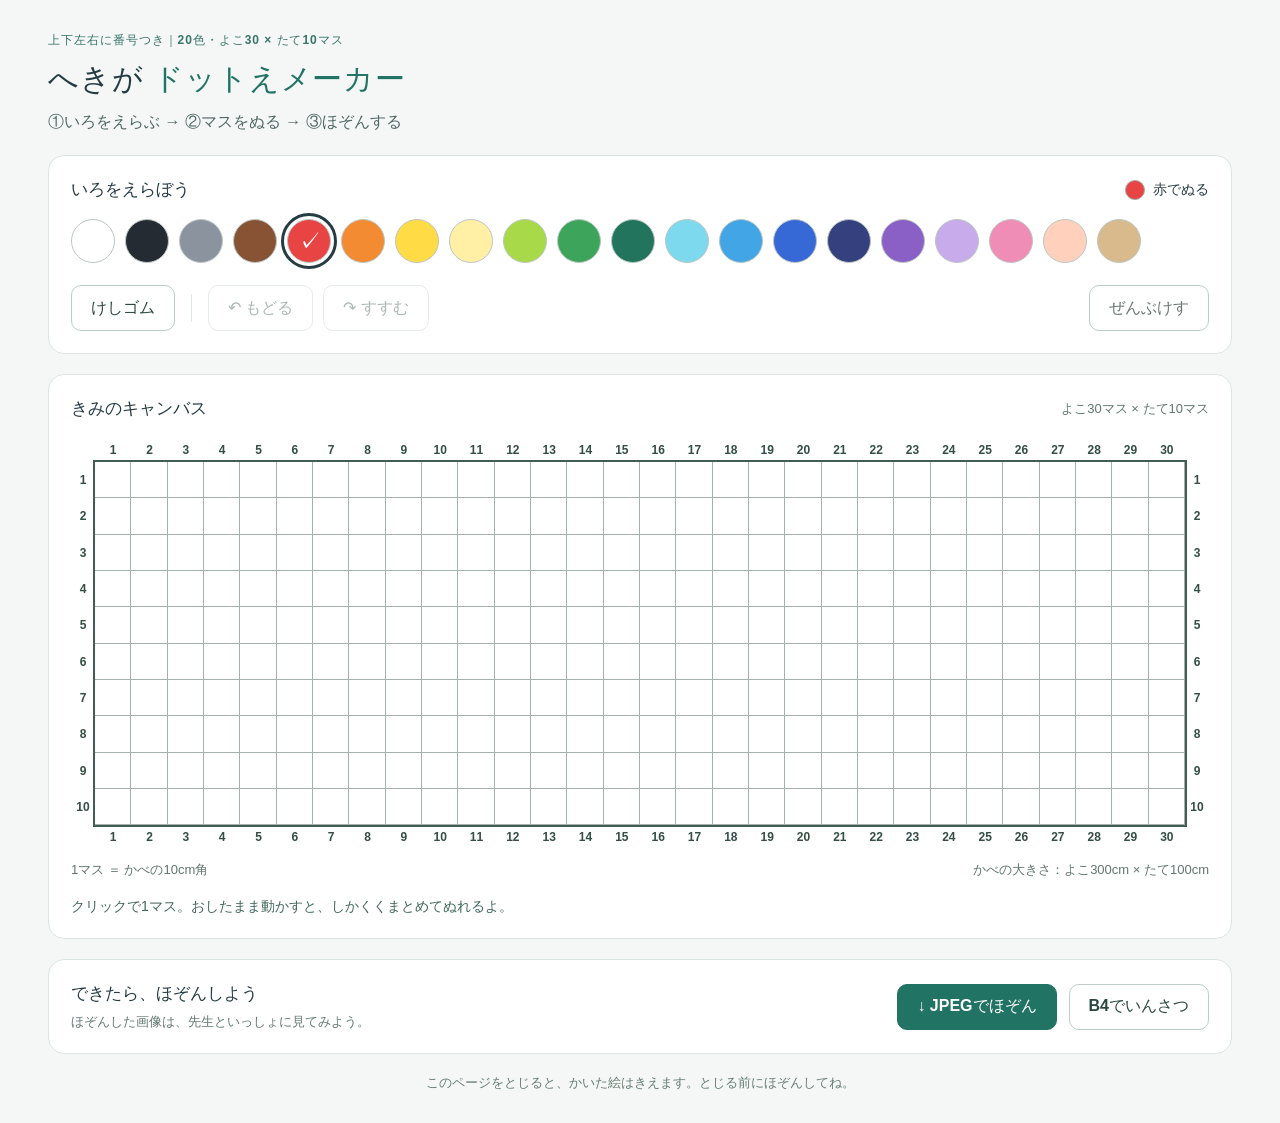
<file: index.html>
<!doctype html>
<html lang="ja">
<head>
<meta charset="utf-8"><meta name="viewport" content="width=device-width, initial-scale=1">
<title>へきが ドットえメーカー</title><style>
:root{font-family:"Noto Sans JP","Hiragino Kaku Gothic ProN",Meiryo,sans-serif;color:#263c43;background:#f4f7f6;font-synthesis:none}*{box-sizing:border-box}body{margin:0}header,main{max-width:1240px;margin:auto;padding:0 28px}header{padding-top:30px;padding-bottom:22px}.badge{font-size:12px;font-weight:700;color:#397569;letter-spacing:.08em}h1{font-size:30px;letter-spacing:.03em;margin:10px 0}h1 span{color:#217363}header p{font-size:16px;margin:12px 0 0;color:#536866}h2{font-size:17px;margin:0}button{font:inherit;font-weight:700;min-height:46px;padding:10px 19px;border:1px solid #bdceca;border-radius:10px;background:white;color:#29483f;cursor:pointer}button:hover:not(:disabled){background:#e9f3ee}button:focus-visible,input:focus-visible{outline:3px solid #235bdf;outline-offset:3px}button:disabled{opacity:.38;cursor:default}.primary{background:#217363;color:white;border-color:#217363}.primary:hover:not(:disabled){background:#185749}.tools,.drawing,.output{background:white;border:1px solid #dce5e1;border-radius:16px;padding:22px;margin-bottom:20px}.palette-heading,.drawing-heading{display:flex;align-items:center;justify-content:space-between;gap:12px;margin-bottom:18px}#mode{font-size:14px;font-weight:700;display:flex;align-items:center;gap:8px}.swatch-dot{width:20px;height:20px;border:1px solid #9daaa5;border-radius:50%;display:inline-block}#palette{display:flex;gap:10px;flex-wrap:wrap}#palette button{width:44px;min-height:44px;padding:0;border-radius:50%;border:1px solid #bcc6c2;position:relative}#palette button[aria-pressed=true]{outline:3px solid #263c43;outline-offset:3px}#palette button[aria-pressed=true]:after{content:'✓';position:absolute;inset:0;display:grid;place-items:center;font-size:23px;color:var(--check)}.toolbar{display:flex;gap:10px;align-items:center;margin-top:22px;flex-wrap:wrap}.separator{height:28px;width:1px;background:#dce5e1;margin:0 6px}#eraser[aria-pressed=true]{background:#e1f0e9;border:2px solid #217363}.quiet{margin-left:auto;color:#6b7774}.drawing-heading span,.caption{font-size:13px;color:#60766e}#grid{display:grid;grid-template-rows:repeat(10,1fr);width:100%;aspect-ratio:3/1;outline:2px solid #425d55;background:#fff;touch-action:none;user-select:none;-webkit-user-select:none;cursor:crosshair}#grid [role=row]{display:grid;grid-template-columns:repeat(30,minmax(0,1fr));min-height:0}#grid [role=gridcell]{min-width:0;min-height:0;box-shadow:inset -1px -1px #a5b2ac}#grid [role=gridcell].preview{outline:2px solid #1b5343;outline-offset:-2px;filter:brightness(.91)}#grid [role=gridcell]:focus-visible{outline:3px solid #235bdf;outline-offset:-3px;z-index:1}.caption{display:flex;justify-content:space-between;gap:10px;margin-top:12px}.hint{font-size:14px;margin:19px 0 0;color:#42685b}.output{display:flex;align-items:center;justify-content:space-between;gap:20px}.output p{font-size:13px;color:#637970;margin:8px 0 0}.output-actions{display:flex;gap:12px;flex-wrap:wrap}.notice{text-align:center;font-size:13px;color:#697d74;margin:20px 0 30px}dialog{border:1px solid #c9d8d0;border-radius:18px;padding:28px;max-width:min(520px,calc(100% - 32px));color:#263c43}dialog::backdrop{background:#142a2470}dialog p,dialog li{line-height:1.8}dialog label{display:block;padding:10px;font-size:18px}input{accent-color:#217363}.small{font-size:13px;color:#64786e}.dialog-actions{display:flex;justify-content:flex-end;gap:12px;margin-top:24px}.sr-only{position:absolute;width:1px;height:1px;overflow:hidden;clip-path:inset(50%)}#print-sheet{display:none}@media(max-width:700px){header,main{padding-left:14px;padding-right:14px}h1{font-size:23px}.tools,.drawing,.output{padding:16px}.output{align-items:flex-start;flex-direction:column}.caption{font-size:11px}.palette-heading{align-items:flex-start;flex-direction:column}.drawing-heading span{font-size:11px}#palette{gap:12px}.quiet{margin-left:0}}
@page{size:364mm 257mm;margin:0}@media print{html,body{margin:0!important;padding:0!important;width:364mm;height:257mm;background:white}body>*{display:none!important}body>#print-sheet{display:flex!important;width:364mm;height:257mm;align-items:center;justify-content:center;break-inside:avoid}#print-image{display:block;width:310mm!important;height:110mm!important;max-width:none;object-fit:fill;print-color-adjust:exact;-webkit-print-color-adjust:exact}}

#numbered-grid{position:relative;padding:24px;user-select:none;-webkit-user-select:none}
.axis{position:absolute;display:grid;min-width:0;min-height:0;color:#334f44;font:600 clamp(6px,1vw,12px)/1 Arial,sans-serif;font-variant-numeric:tabular-nums;pointer-events:none}
.axis span{display:flex;align-items:center;justify-content:center;min-width:0;min-height:0}
.horizontal{left:24px;right:24px;height:24px;grid-template-columns:repeat(30,minmax(0,1fr))}
.vertical{top:24px;bottom:24px;width:24px;grid-template-rows:repeat(10,minmax(0,1fr))}
#axis-top{top:0}#axis-bottom{bottom:0}#axis-left{left:0}#axis-right{right:0}

</style>
</head>
<body>
<header><span class="badge">上下左右に番号つき｜20色・よこ30 × たて10マス</span><h1>へきが <span>ドットえメーカー</span></h1><p>①いろをえらぶ → ②マスをぬる → ③ほぞんする</p></header>
<main>
<section class="tools" aria-label="えをかくどうぐ">
<div class="palette-heading"><h2>いろをえらぼう</h2><div id="mode" role="status" aria-live="polite"></div></div>
<div id="palette" aria-label="いろパレット"></div>
<div class="toolbar"><button id="eraser" aria-pressed="false">けしゴム</button><span class="separator"></span><button id="undo" disabled>↶ もどる</button><button id="redo" disabled>↷ すすむ</button><button id="clear" class="quiet">ぜんぶけす</button></div>
</section>
<section class="drawing" aria-label="さくひん">
<div class="drawing-heading"><h2>きみのキャンバス</h2><span>よこ30マス × たて10マス</span></div>
<div id="numbered-grid">
<div id="axis-top" class="axis horizontal" aria-hidden="true"><span>1</span><span>2</span><span>3</span><span>4</span><span>5</span><span>6</span><span>7</span><span>8</span><span>9</span><span>10</span><span>11</span><span>12</span><span>13</span><span>14</span><span>15</span><span>16</span><span>17</span><span>18</span><span>19</span><span>20</span><span>21</span><span>22</span><span>23</span><span>24</span><span>25</span><span>26</span><span>27</span><span>28</span><span>29</span><span>30</span></div>
<div id="axis-left" class="axis vertical" aria-hidden="true"><span>1</span><span>2</span><span>3</span><span>4</span><span>5</span><span>6</span><span>7</span><span>8</span><span>9</span><span>10</span></div>
<div id="grid" role="grid" aria-label="へきがの下絵、10行30列" aria-rowcount="10" aria-colcount="30"></div>
<div id="axis-right" class="axis vertical" aria-hidden="true"><span>1</span><span>2</span><span>3</span><span>4</span><span>5</span><span>6</span><span>7</span><span>8</span><span>9</span><span>10</span></div>
<div id="axis-bottom" class="axis horizontal" aria-hidden="true"><span>1</span><span>2</span><span>3</span><span>4</span><span>5</span><span>6</span><span>7</span><span>8</span><span>9</span><span>10</span><span>11</span><span>12</span><span>13</span><span>14</span><span>15</span><span>16</span><span>17</span><span>18</span><span>19</span><span>20</span><span>21</span><span>22</span><span>23</span><span>24</span><span>25</span><span>26</span><span>27</span><span>28</span><span>29</span><span>30</span></div>
</div>
<div class="caption"><span>1マス ＝ かべの10cm角</span><span>かべの大きさ：よこ300cm × たて100cm</span></div>
<p class="hint">クリックで1マス。おしたまま動かすと、しかくくまとめてぬれるよ。</p>
</section>
<section class="output"><div><h2>できたら、ほぞんしよう</h2><p>ほぞんした画像は、先生といっしょに見てみよう。</p></div><div class="output-actions"><button id="save" class="primary">↓ JPEGでほぞん</button><button id="print">B4でいんさつ</button></div></section>
<p class="notice">このページをとじると、かいた絵はきえます。とじる前にほぞんしてね。</p>
</main>
<dialog id="save-dialog"><form method="dialog"><h2>JPEGでほぞん</h2><p>ほぞんする画像の方眼線をえらんでね。</p><label><input type="radio" name="lines" value="yes" checked> 方眼線あり</label><label><input type="radio" name="lines" value="no"> 方眼線なし</label><p class="small">よこ3000 × たて1000ピクセルで、作品のまわりの番号もほぞんします。</p><div class="dialog-actions"><button value="cancel">やめる</button><button id="download" type="button" class="primary">ほぞんする</button></div></form></dialog>
<dialog id="print-dialog"><form method="dialog"><h2>B4でいんさつ</h2><p>先生といっしょに、印刷の設定をたしかめよう。</p><ul><li>用紙：日本のB4（364mm × 257mm）</li><li>向き：横向き</li><li>倍率：100％（用紙に合わせない）</li><li>ヘッダーとフッター：なし</li></ul><p>下絵はよこ300mm × たて100mm。<br>1マスは10mm角、かべの1/10の大きさです。番号は下絵の外側に印刷します。</p><p class="small">正しい大きさで印刷するときは、JPEGではなく、このボタンを使ってね。印刷後に定規でもたしかめてください。</p><div class="dialog-actions"><button value="cancel">やめる</button><button id="do-print" type="button" class="primary">いんさつへすすむ</button></div></form></dialog>
<dialog id="clear-dialog"><form method="dialog"><h2>ぜんぶけしてもいい？</h2><p>すべてのマスを白にもどします。</p><div class="dialog-actions"><button value="cancel" autofocus>やめる</button><button id="do-clear" type="button">ぜんぶけす</button></div></form></dialog>
<div id="announcement" class="sr-only" role="status" aria-live="polite"></div>
<div id="print-sheet" aria-hidden="true"><img id="print-image" alt="へきがの下絵"></div>
<script>
'use strict';
const COLS=30, ROWS=10, WHITE='#ffffff';
const colors=[['白','#ffffff'],['黒','#252b32'],['灰色','#8b949e'],['茶色','#885334'],['赤','#e84444'],['オレンジ','#f38b32'],['黄色','#ffdc45'],['クリーム','#fff0a6'],['黄緑','#a7d948'],['緑','#3da55b'],['深緑','#22755c'],['水色','#7dd9ed'],['空色','#42a5e5'],['青','#3669d6'],['紺','#34417e'],['紫','#8a60c7'],['うす紫','#c7abea'],['ピンク','#ef8db6'],['もも色','#ffd1bd'],['ベージュ','#d8ba8d']];
let pixels=Array(COLS*ROWS).fill(WHITE), selected=colors[4], erasing=false, history=[], future=[], drag=null;
const $=id=>document.getElementById(id), cells=[];
for(let y=0;y<ROWS;y++){
 const row=document.createElement('div');row.setAttribute('role','row');row.setAttribute('aria-rowindex',y+1);
 for(let x=0;x<COLS;x++){
  const cell=document.createElement('div'),i=y*COLS+x;
  cell.setAttribute('role','gridcell');cell.setAttribute('aria-colindex',x+1);cell.dataset.index=i;cell.tabIndex=i===0?0:-1;
  row.append(cell);cells.push(cell);
 }
 $('grid').append(row);
}
colors.forEach(([name,color])=>{
 const b=document.createElement('button');b.style.background=color;b.style.setProperty('--check',['黒','茶色','赤','深緑','青','紺','紫'].includes(name)?'#fff':'#223b34');b.title=name;b.setAttribute('aria-label',name);b.dataset.color=color;
 b.onclick=()=>{selected=[name,color];erasing=false;updateMode();};$('palette').append(b);
});
function updateMode(){
 $('palette').querySelectorAll('button').forEach(b=>b.setAttribute('aria-pressed',!erasing&&b.dataset.color===selected[1]));
 $('eraser').setAttribute('aria-pressed',erasing);
 $('mode').replaceChildren();const dot=document.createElement('span');dot.className='swatch-dot';dot.style.background=erasing?WHITE:selected[1];$('mode').append(dot,document.createTextNode(erasing?'けしゴムでけす':selected[0]+'でぬる'));
}
function render(){
 pixels.forEach((color,i)=>{cells[i].style.backgroundColor=color;cells[i].classList.remove('preview');cells[i].setAttribute('aria-label',`${Math.floor(i/COLS)+1}行 ${i%COLS+1}列 ${colors.find(c=>c[1]===color)?.[0]||color}`);});
 $('undo').disabled=!history.length;$('redo').disabled=!future.length;
}
function indices(a,b){const x1=Math.min(a%COLS,b%COLS),x2=Math.max(a%COLS,b%COLS),y1=Math.min(Math.floor(a/COLS),Math.floor(b/COLS)),y2=Math.max(Math.floor(a/COLS),Math.floor(b/COLS)),out=[];for(let y=y1;y<=y2;y++)for(let x=x1;x<=x2;x++)out.push(y*COLS+x);return out;}
function commit(next){if(next.every((v,i)=>v===pixels[i]))return;history.push(pixels.slice());future=[];pixels=next;render();}
function preview(){render();indices(drag.start,drag.end).forEach(i=>{cells[i].style.backgroundColor=drag.color;cells[i].classList.add('preview');});}
function hit(e){const r=$('grid').getBoundingClientRect();const x=Math.max(0,Math.min(COLS-1,Math.floor((e.clientX-r.left)/r.width*COLS)));const y=Math.max(0,Math.min(ROWS-1,Math.floor((e.clientY-r.top)/r.height*ROWS)));return y*COLS+x;}
$('grid').addEventListener('pointerdown',e=>{if(e.button!==0||drag)return;e.preventDefault();drag={id:e.pointerId,start:hit(e),end:hit(e),color:erasing?WHITE:selected[1]};$('grid').setPointerCapture(e.pointerId);preview();});
$('grid').addEventListener('pointermove',e=>{if(!drag||drag.id!==e.pointerId)return;e.preventDefault();drag.end=hit(e);preview();});
$('grid').addEventListener('pointerup',e=>{if(!drag||drag.id!==e.pointerId)return;drag.end=hit(e);const next=pixels.slice();indices(drag.start,drag.end).forEach(i=>next[i]=drag.color);drag=null;commit(next);render();if($('grid').hasPointerCapture(e.pointerId))$('grid').releasePointerCapture(e.pointerId);});
function cancel(){if(drag){drag=null;render();}}
$('grid').addEventListener('pointercancel',cancel);$('grid').addEventListener('lostpointercapture',cancel);
document.addEventListener('keydown',e=>{if(e.key==='Escape')cancel();});
$('grid').addEventListener('dragstart',e=>e.preventDefault());
$('grid').addEventListener('keydown',e=>{const i=Number(e.target.dataset.index);if(!Number.isInteger(i))return;const offsets={ArrowLeft:-1,ArrowRight:1,ArrowUp:-COLS,ArrowDown:COLS};if(e.key in offsets){e.preventDefault();const n=Math.max(0,Math.min(pixels.length-1,i+offsets[e.key]));cells[i].tabIndex=-1;cells[n].tabIndex=0;cells[n].focus();}else if(e.key===' '||e.key==='Enter'){e.preventDefault();const next=pixels.slice();next[i]=erasing?WHITE:selected[1];commit(next);}});
$('eraser').onclick=()=>{erasing=true;updateMode();};
$('undo').onclick=()=>{if(!history.length)return;future.push(pixels.slice());pixels=history.pop();render();};
$('redo').onclick=()=>{if(!future.length)return;history.push(pixels.slice());pixels=future.pop();render();};
$('clear').onclick=()=>$('clear-dialog').showModal();$('do-clear').onclick=()=>{commit(Array(COLS*ROWS).fill(WHITE));$('clear-dialog').close();};
function artwork(lines){
 const canvas=document.createElement('canvas');canvas.width=3000;canvas.height=1000;const ctx=canvas.getContext('2d');ctx.fillStyle=WHITE;ctx.fillRect(0,0,3000,1000);
 pixels.forEach((color,i)=>{ctx.fillStyle=color;ctx.fillRect(i%COLS*100,Math.floor(i/COLS)*100,100,100);});
 if(lines){ctx.strokeStyle='#65756d';ctx.lineWidth=2;ctx.beginPath();for(let x=1;x<COLS;x++){ctx.moveTo(x*100,0);ctx.lineTo(x*100,1000);}for(let y=1;y<ROWS;y++){ctx.moveTo(0,y*100);ctx.lineTo(3000,y*100);}ctx.stroke();}
 ctx.strokeStyle='#273e34';ctx.lineWidth=4;ctx.strokeRect(2,2,2996,996);return canvas;
}
// JPEG keeps its 3000×1000 size; print keeps the artwork itself at 300×100 mm.
function numberedArtwork(lines,forPrint=false){
 const canvas=document.createElement('canvas');
 canvas.width=forPrint?3100:3000;canvas.height=forPrint?1100:1000;
 const ctx=canvas.getContext('2d');ctx.fillStyle=WHITE;ctx.fillRect(0,0,canvas.width,canvas.height);
 const width=forPrint?3000:2700,height=width/3;
 const left=(canvas.width-width)/2,top=(canvas.height-height)/2;
 ctx.imageSmoothingEnabled=false;ctx.drawImage(artwork(lines),left,top,width,height);
 ctx.fillStyle='#273e34';ctx.font=`600 ${forPrint?30:26}px Arial, sans-serif`;
 ctx.textAlign='center';ctx.textBaseline='middle';
 for(let x=0;x<COLS;x++){
  const center=left+(x+.5)*width/COLS;
  ctx.fillText(x+1,center,top-25);ctx.fillText(x+1,center,top+height+25);
 }
 for(let y=0;y<ROWS;y++){
  const center=top+(y+.5)*height/ROWS;
  ctx.fillText(y+1,left-25,center);ctx.fillText(y+1,left+width+25,center);
 }
 return canvas;
}
$('save').onclick=()=>$('save-dialog').showModal();
$('download').onclick=()=>{const lines=document.querySelector('input[name=lines]:checked').value==='yes';numberedArtwork(lines).toBlob(blob=>{if(!blob){$('announcement').textContent='ほぞんできませんでした。もういちどためしてね。';return;}const url=URL.createObjectURL(blob),a=document.createElement('a');const now=new Date(),date=`${now.getFullYear()}-${String(now.getMonth()+1).padStart(2,'0')}-${String(now.getDate()).padStart(2,'0')}`;a.href=url;a.download=`へきがの下絵_${date}_${lines?'方眼あり':'方眼なし'}.jpg`;document.body.append(a);a.click();a.remove();setTimeout(()=>URL.revokeObjectURL(url),30000);$('save-dialog').close();$('announcement').textContent='画像をほぞんしました。';},'image/jpeg',0.96);};
function preparePrint(){$('print-image').src=numberedArtwork(true,true).toDataURL('image/png');}
window.addEventListener('beforeprint',preparePrint);
$('print').onclick=()=>$('print-dialog').showModal();$('do-print').onclick=async()=>{preparePrint();await $('print-image').decode();$('print-dialog').close();window.print();};
updateMode();render();

</script>
</body></html>
</file>
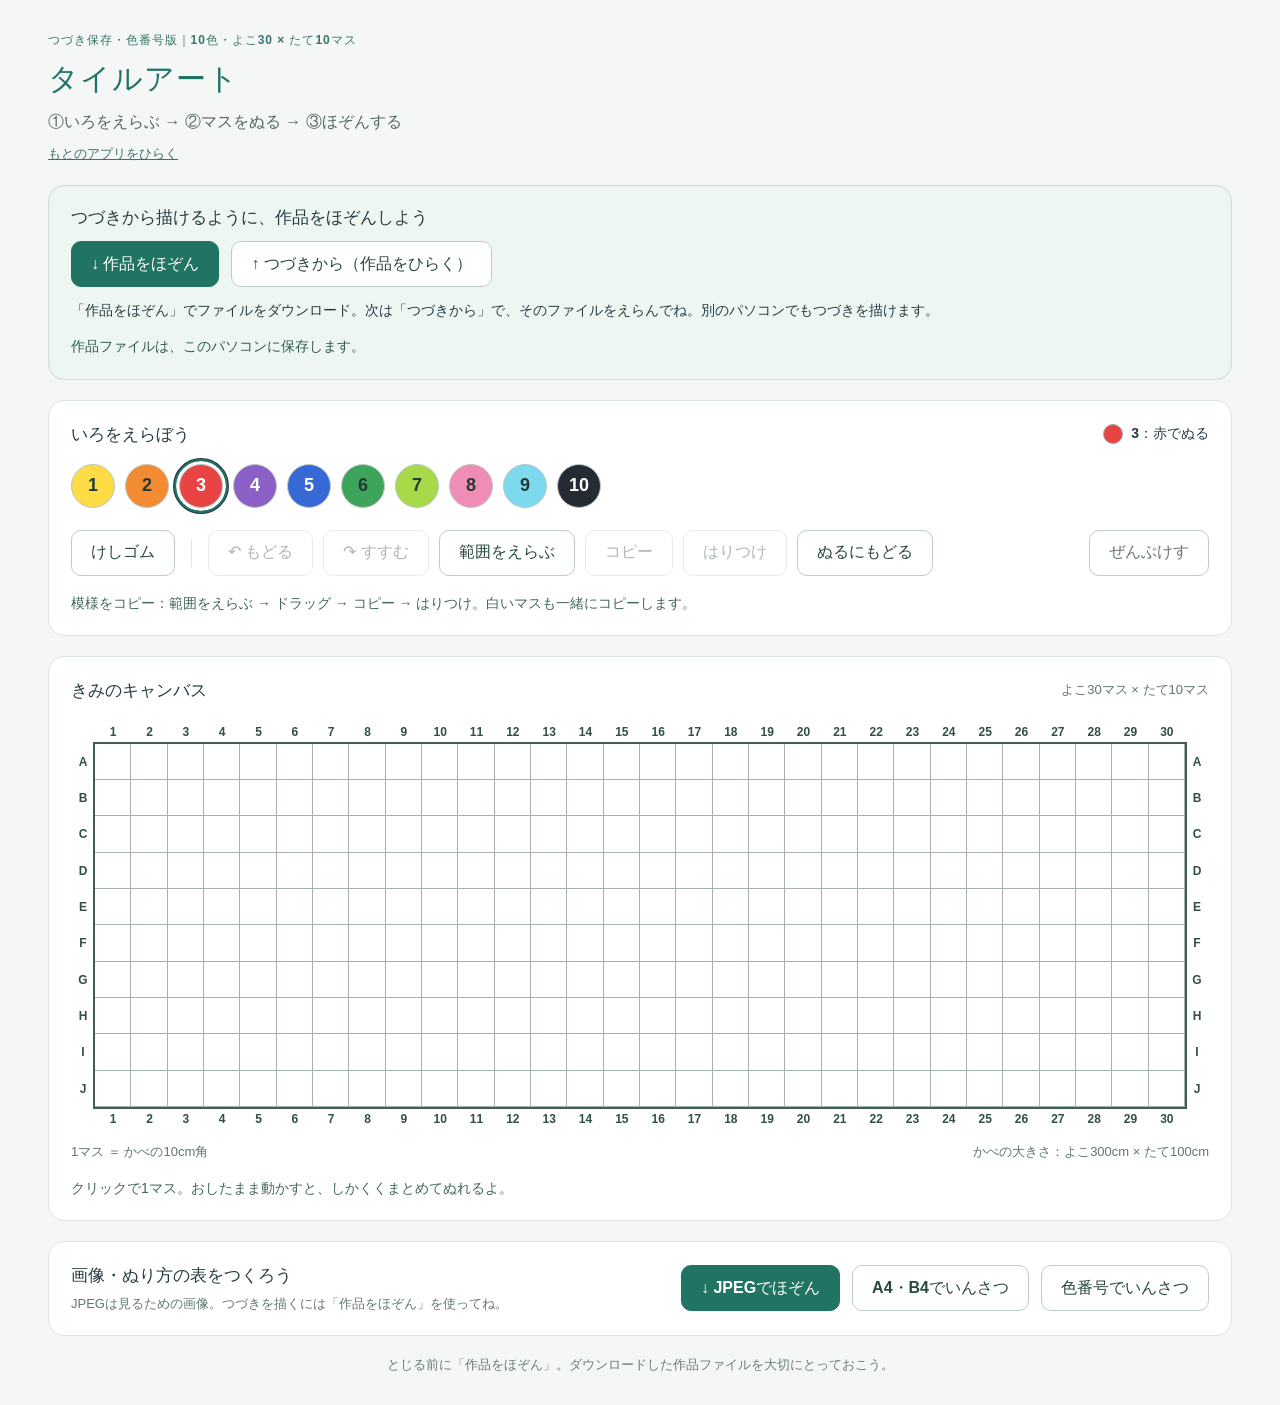
<file: 10x30-save/index.html>
<!doctype html>
<html lang="ja">
<head>
<meta charset="utf-8"><meta name="viewport" content="width=device-width, initial-scale=1">
<title>タイルアート｜10色・つづき保存</title><style>
:root{font-family:"Noto Sans JP","Hiragino Kaku Gothic ProN",Meiryo,sans-serif;color:#263c43;background:#f4f7f6;font-synthesis:none}*{box-sizing:border-box}body{margin:0}header,main{max-width:1240px;margin:auto;padding:0 28px}header{padding-top:30px;padding-bottom:22px}.badge{font-size:12px;font-weight:700;color:#397569;letter-spacing:.08em}h1{font-size:30px;letter-spacing:.03em;margin:10px 0}h1 span{color:#217363}header p{font-size:16px;margin:12px 0 0;color:#536866}h2{font-size:17px;margin:0}button{font:inherit;font-weight:700;min-height:46px;padding:10px 19px;border:1px solid #bdceca;border-radius:10px;background:white;color:#29483f;cursor:pointer}button:hover:not(:disabled){background:#e9f3ee}button:focus-visible,input:focus-visible{outline:3px solid #235bdf;outline-offset:3px}button:disabled{opacity:.38;cursor:default}.primary{background:#217363;color:white;border-color:#217363}.primary:hover:not(:disabled){background:#185749}.tools,.drawing,.output{background:white;border:1px solid #dce5e1;border-radius:16px;padding:22px;margin-bottom:20px}.palette-heading,.drawing-heading{display:flex;align-items:center;justify-content:space-between;gap:12px;margin-bottom:18px}#mode{font-size:14px;font-weight:700;display:flex;align-items:center;gap:8px}.swatch-dot{width:20px;height:20px;border:1px solid #9daaa5;border-radius:50%;display:inline-block}#palette{display:flex;gap:10px;flex-wrap:wrap}#palette button{width:44px;min-height:44px;padding:0;border-radius:50%;border:1px solid #bcc6c2;position:relative}#palette button[aria-pressed=true]{outline:3px solid #263c43;outline-offset:3px}#palette button[aria-pressed=true]:after{content:'✓';position:absolute;inset:0;display:grid;place-items:center;font-size:23px;color:var(--check)}.toolbar{display:flex;gap:10px;align-items:center;margin-top:22px;flex-wrap:wrap}.separator{height:28px;width:1px;background:#dce5e1;margin:0 6px}#eraser[aria-pressed=true]{background:#e1f0e9;border:2px solid #217363}.quiet{margin-left:auto;color:#6b7774}.drawing-heading span,.caption{font-size:13px;color:#60766e}#grid{display:grid;grid-template-rows:repeat(10,1fr);width:100%;aspect-ratio:3/1;outline:2px solid #425d55;background:#fff;touch-action:none;user-select:none;-webkit-user-select:none;cursor:crosshair}#grid [role=row]{display:grid;grid-template-columns:repeat(30,minmax(0,1fr));min-height:0}#grid [role=gridcell]{min-width:0;min-height:0;box-shadow:inset -1px -1px #a5b2ac}#grid [role=gridcell].preview{outline:2px solid #1b5343;outline-offset:-2px;filter:brightness(.91)}#grid [role=gridcell]:focus-visible{outline:3px solid #235bdf;outline-offset:-3px;z-index:1}.caption{display:flex;justify-content:space-between;gap:10px;margin-top:12px}.hint{font-size:14px;margin:19px 0 0;color:#42685b}.output{display:flex;align-items:center;justify-content:space-between;gap:20px}.output p{font-size:13px;color:#637970;margin:8px 0 0}.output-actions{display:flex;gap:12px;flex-wrap:wrap}.notice{text-align:center;font-size:13px;color:#697d74;margin:20px 0 30px}dialog{border:1px solid #c9d8d0;border-radius:18px;padding:28px;max-width:min(520px,calc(100% - 32px));color:#263c43}dialog::backdrop{background:#142a2470}dialog p,dialog li{line-height:1.8}dialog label{display:block;padding:10px;font-size:18px}input{accent-color:#217363}.small{font-size:13px;color:#64786e}.dialog-actions{display:flex;justify-content:flex-end;gap:12px;margin-top:24px}.sr-only{position:absolute;width:1px;height:1px;overflow:hidden;clip-path:inset(50%)}#print-sheet{display:none}@media(max-width:700px){header,main{padding-left:14px;padding-right:14px}h1{font-size:23px}.tools,.drawing,.output{padding:16px}.output{align-items:flex-start;flex-direction:column}.caption{font-size:11px}.palette-heading{align-items:flex-start;flex-direction:column}.drawing-heading span{font-size:11px}#palette{gap:12px}.quiet{margin-left:0}}
@page{size:364mm 257mm;margin:0}@media print{html,body{margin:0!important;padding:0!important;width:364mm;height:257mm;background:white}body>*{display:none!important}body>#print-sheet{display:flex!important;width:364mm;height:257mm;align-items:center;justify-content:center;break-inside:avoid}#print-image{display:block;width:310mm!important;height:110mm!important;max-width:none;object-fit:fill;print-color-adjust:exact;-webkit-print-color-adjust:exact}}

#numbered-grid{position:relative;padding:24px;user-select:none;-webkit-user-select:none}
.axis{position:absolute;display:grid;min-width:0;min-height:0;color:#334f44;font:600 clamp(6px,1vw,12px)/1 Arial,sans-serif;font-variant-numeric:tabular-nums;pointer-events:none}
.axis span{display:flex;align-items:center;justify-content:center;min-width:0;min-height:0}
.horizontal{left:24px;right:24px;height:24px;grid-template-columns:repeat(30,minmax(0,1fr))}
.vertical{top:24px;bottom:24px;width:24px;grid-template-rows:repeat(10,minmax(0,1fr))}
#axis-top{top:0}#axis-bottom{bottom:0}#axis-left{left:0}#axis-right{right:0}


#palette button{color:var(--check);font-size:18px}
#palette button[aria-pressed=true]:after{content:'';inset:-6px;border:2px solid #217363;border-radius:50%;pointer-events:none}
.file-tools{background:#edf6f1;border:1px solid #cbded2;border-radius:16px;padding:20px 22px;margin-bottom:20px}
.file-tools h2{margin-bottom:12px}.file-tools p{font-size:14px;line-height:1.7;margin:12px 0 0}
#file-status{font-size:14px;min-height:1.5em;color:#315a4b}#file-status.error{color:#a32626}
.original-link{font-size:13px;color:#397569;display:inline-block;margin-top:12px}
#select-tool[aria-pressed=true],#paste-area[aria-pressed=true]{background:#e1f0e9;border:2px solid #217363}
#grid [role=gridcell].area-selected{outline:2px solid #235bdf;outline-offset:-2px;z-index:1}
#grid [role=gridcell].paste-preview{outline:2px dashed #a45300;outline-offset:-2px;filter:brightness(.92)}
#grid [role=gridcell].paste-invalid{outline-color:#d22b2b}
#print-preview{width:100%;height:auto;border:1px solid #dce5e1;margin-top:12px}
#print-legend{display:none}
fieldset{border:1px solid #cbded2;border-radius:10px;margin:12px 0}fieldset label{font-size:16px}
@media print{
 #print-sheet{position:relative}
 #print-sheet.numbers #print-legend{display:block;position:absolute;top:190mm;left:32mm;width:300mm;color:#000;font:10pt sans-serif}
 #print-legend h2{font-size:11pt;margin:0 0 3mm}
 #print-legend-items{display:grid;grid-template-columns:repeat(10,1fr);gap:3mm 1mm}
 .legend-item{display:flex;align-items:center;gap:1mm;font-size:8pt;white-space:nowrap}
 .legend-chip{width:4mm;height:4mm;flex:none;border:.2mm solid #555;print-color-adjust:exact;-webkit-print-color-adjust:exact}
}
</style>
<style id="paper-style">@page{size:364mm 257mm;margin:0}</style>
</head>
<body>
<header><span class="badge">つづき保存・色番号版｜10色・よこ30 × たて10マス</span><h1><span>タイルアート</span></h1><p>①いろをえらぶ → ②マスをぬる → ③ほぞんする</p><a class="original-link" href="../">もとのアプリをひらく</a></header>
<main>
<section class="file-tools" aria-label="作品の保存と読み込み">
<h2>つづきから描けるように、作品をほぞんしよう</h2>
<div class="output-actions"><button id="save-project" class="primary">↓ 作品をほぞん</button><button id="load-project">↑ つづきから（作品をひらく）</button></div>
<input id="project-file" type="file" accept=".json,application/json" hidden>
<p>「作品をほぞん」でファイルをダウンロード。次は「つづきから」で、そのファイルをえらんでね。別のパソコンでもつづきを描けます。</p>
<p id="file-status" role="status" aria-live="polite">作品ファイルは、このパソコンに保存します。</p>
</section>
<section class="tools" aria-label="えをかくどうぐ">
<div class="palette-heading"><h2>いろをえらぼう</h2><div id="mode" role="status" aria-live="polite"></div></div>
<div id="palette" aria-label="いろパレット"></div>
<div class="toolbar"><button id="eraser" aria-pressed="false">けしゴム</button><span class="separator"></span><button id="undo" disabled>↶ もどる</button><button id="redo" disabled>↷ すすむ</button><button id="select-tool" aria-pressed="false">範囲をえらぶ</button><button id="copy-area" disabled>コピー</button><button id="paste-area" disabled aria-pressed="false">はりつけ</button><button id="paint-tool">ぬるにもどる</button><button id="clear" class="quiet">ぜんぶけす</button></div>
<p id="copy-help" class="hint" role="status" aria-live="polite">模様をコピー：範囲をえらぶ → ドラッグ → コピー → はりつけ。白いマスも一緒にコピーします。</p></section>
<section class="drawing" aria-label="さくひん">
<div class="drawing-heading"><h2>きみのキャンバス</h2><span>よこ30マス × たて10マス</span></div>
<div id="numbered-grid">
<div id="axis-top" class="axis horizontal" aria-hidden="true"><span>1</span><span>2</span><span>3</span><span>4</span><span>5</span><span>6</span><span>7</span><span>8</span><span>9</span><span>10</span><span>11</span><span>12</span><span>13</span><span>14</span><span>15</span><span>16</span><span>17</span><span>18</span><span>19</span><span>20</span><span>21</span><span>22</span><span>23</span><span>24</span><span>25</span><span>26</span><span>27</span><span>28</span><span>29</span><span>30</span></div>
<div id="axis-left" class="axis vertical" aria-hidden="true"><span>A</span><span>B</span><span>C</span><span>D</span><span>E</span><span>F</span><span>G</span><span>H</span><span>I</span><span>J</span></div>
<div id="grid" role="grid" aria-label="タイルアートの下絵、10行30列" aria-rowcount="10" aria-colcount="30"></div>
<div id="axis-right" class="axis vertical" aria-hidden="true"><span>A</span><span>B</span><span>C</span><span>D</span><span>E</span><span>F</span><span>G</span><span>H</span><span>I</span><span>J</span></div>
<div id="axis-bottom" class="axis horizontal" aria-hidden="true"><span>1</span><span>2</span><span>3</span><span>4</span><span>5</span><span>6</span><span>7</span><span>8</span><span>9</span><span>10</span><span>11</span><span>12</span><span>13</span><span>14</span><span>15</span><span>16</span><span>17</span><span>18</span><span>19</span><span>20</span><span>21</span><span>22</span><span>23</span><span>24</span><span>25</span><span>26</span><span>27</span><span>28</span><span>29</span><span>30</span></div>
</div>
<div class="caption"><span>1マス ＝ かべの10cm角</span><span>かべの大きさ：よこ300cm × たて100cm</span></div>
<p class="hint">クリックで1マス。おしたまま動かすと、しかくくまとめてぬれるよ。</p>
</section>
<section class="output"><div><h2>画像・ぬり方の表をつくろう</h2><p>JPEGは見るための画像。つづきを描くには「作品をほぞん」を使ってね。</p></div><div class="output-actions"><button id="save" class="primary">↓ JPEGでほぞん</button><button id="print">A4・B4でいんさつ</button><button id="print-numbers">色番号でいんさつ</button></div></section>
<p class="notice">とじる前に「作品をほぞん」。ダウンロードした作品ファイルを大切にとっておこう。</p>
</main>
<dialog id="save-dialog"><form method="dialog"><h2>JPEGでほぞん</h2><p>ほぞんする画像の方眼線をえらんでね。</p><label><input type="radio" name="lines" value="yes" checked> 方眼線あり</label><label><input type="radio" name="lines" value="no"> 方眼線なし</label><p class="small">よこ3000 × たて1000ピクセルで、作品のまわりの番号もほぞんします。</p><div class="dialog-actions"><button value="cancel">やめる</button><button id="download" type="button" class="primary">ほぞんする</button></div></form></dialog>
<dialog id="print-dialog"><form method="dialog"><h2>用紙とぬり方をえらぼう</h2>
<fieldset><legend>用紙サイズ</legend>
<label><input type="radio" name="paper-size" value="a4"> A4（ふつうのコピー用紙）</label>
<label><input type="radio" name="paper-size" value="b4" checked> B4（1マス10mm角）</label>
</fieldset>
<label><input type="radio" name="print-mode" value="color" checked> 色のついた下絵</label>
<label><input type="radio" name="print-mode" value="numbers"> 白いマスに色番号（色の対応表つき）</label>
<p class="small">色番号は1〜10。白いマスは空欄です。縦はA〜J、横は1〜30です。</p>
<img id="print-preview" alt="印刷する下絵のプレビュー">
<p>先生といっしょに、印刷の設定をたしかめよう。</p><ul><li id="paper-instruction">用紙：日本のB4（364mm × 257mm）</li><li>向き：横向き</li><li>倍率：100％（用紙に合わせない）</li><li>ヘッダーとフッター：なし</li></ul><p id="print-dimensions">下絵はよこ300mm × たて100mm。1マス10mm角（かべの1/10）。番号は外側に印刷します。</p><p class="small">正しい大きさで印刷するときは、JPEGではなく、このボタンを使ってね。印刷後に定規でもたしかめてください。</p><div class="dialog-actions"><button value="cancel">やめる</button><button id="do-print" type="button" class="primary">いんさつへすすむ</button></div></form></dialog>
<dialog id="clear-dialog"><form method="dialog"><h2>ぜんぶけしてもいい？</h2><p>すべてのマスを白にもどします。</p><div class="dialog-actions"><button value="cancel" autofocus>やめる</button><button id="do-clear" type="button">ぜんぶけす</button></div></form></dialog>
<div id="announcement" class="sr-only" role="status" aria-live="polite"></div>
<div id="print-sheet" aria-hidden="true"><img id="print-image" alt="タイルアートの下絵"><div id="print-legend"><h2>色番号と色の対応表（白は空欄）</h2><div id="print-legend-items"></div><p id="legacy-print-note" style="font-size:8pt;margin-top:3mm"></p></div></div>
<script>
'use strict';
const COLS=30, ROWS=10, WHITE='#ffffff';
const legacyColors=[['白','#ffffff'],['黒','#252b32'],['灰色','#8b949e'],['茶色','#885334'],['赤','#e84444'],['オレンジ','#f38b32'],['黄色','#ffdc45'],['クリーム','#fff0a6'],['黄緑','#a7d948'],['緑','#3da55b'],['深緑','#22755c'],['水色','#7dd9ed'],['空色','#42a5e5'],['青','#3669d6'],['紺','#34417e'],['紫','#8a60c7'],['うす紫','#c7abea'],['ピンク','#ef8db6'],['もも色','#ffd1bd'],['ベージュ','#d8ba8d']];
const colors=[legacyColors[6],legacyColors[5],legacyColors[4],legacyColors[15],legacyColors[13],legacyColors[9],legacyColors[8],legacyColors[17],legacyColors[11],legacyColors[1]];
const extraColors=legacyColors.filter(c=>c[1]!==WHITE&&!colors.some(n=>n[1]===c[1]));
const knownColors=colors.concat(extraColors);
let pixels=Array(COLS*ROWS).fill(WHITE), selected=colors[2], erasing=false, history=[], future=[], drag=null;
let tool='paint',selection=null,clipboard=null,pasteAt=null,keyboardStart=null;
const $=id=>document.getElementById(id), cells=[];
const rowLabel=y=>String.fromCharCode(65+y);
const colorNumber=color=>color===WHITE?0:knownColors.findIndex(c=>c[1]===color)+1;
let savedState=JSON.stringify(pixels);
const isUnsaved=()=>JSON.stringify(pixels)!==savedState;
for(let y=0;y<ROWS;y++){
 const row=document.createElement('div');row.setAttribute('role','row');row.setAttribute('aria-rowindex',y+1);
 for(let x=0;x<COLS;x++){
  const cell=document.createElement('div'),i=y*COLS+x;
  cell.setAttribute('role','gridcell');cell.setAttribute('aria-colindex',x+1);cell.dataset.index=i;cell.tabIndex=i===0?0:-1;
  row.append(cell);cells.push(cell);
 }
 $('grid').append(row);
}
colors.forEach(([name,color],index)=>{
 const b=document.createElement('button');b.style.background=color;b.style.setProperty('--check',['黒','茶色','赤','深緑','青','紺','紫'].includes(name)?'#fff':'#223b34');b.textContent=index+1;b.title=`${index+1}：${name}`;b.setAttribute('aria-label',b.title);b.dataset.color=color;
 b.onclick=()=>{selected=[name,color];erasing=false;setTool('paint');};$('palette').append(b);
});
function updateMode(){
 $('palette').querySelectorAll('button').forEach(b=>b.setAttribute('aria-pressed',tool==='paint'&&!erasing&&b.dataset.color===selected[1]));
 $('eraser').setAttribute('aria-pressed',tool==='paint'&&erasing);
 $('select-tool').setAttribute('aria-pressed',tool==='select');$('paste-area').setAttribute('aria-pressed',tool==='paste');
 $('mode').replaceChildren();const dot=document.createElement('span');dot.className='swatch-dot';dot.style.background=erasing?WHITE:selected[1];$('mode').append(dot,document.createTextNode(tool==='select'?'コピーする範囲をえらぶ':tool==='paste'?'はりつける場所をえらぶ':erasing?'けしゴムでけす':colorNumber(selected[1])+'：'+selected[0]+'でぬる'));
}
function render(){
 pixels.forEach((color,i)=>{cells[i].style.backgroundColor=color;cells[i].classList.remove('preview','area-selected','paste-preview','paste-invalid');cells[i].setAttribute('aria-selected','false');cells[i].setAttribute('aria-label',`${rowLabel(Math.floor(i/COLS))}行 ${i%COLS+1}列 ${color===WHITE?'白':knownColors.find(c=>c[1]===color)?.[0]||color}`);});
 $('undo').disabled=!history.length;$('redo').disabled=!future.length;
 $('copy-area').disabled=!selection||tool!=='select'||!!drag;$('paste-area').disabled=!clipboard;
 if(tool==='select'&&selection)markSelection(selection);
 if(tool==='paste'&&pasteAt!==null&&clipboard)drawPastePreview();
}
function indices(a,b){const x1=Math.min(a%COLS,b%COLS),x2=Math.max(a%COLS,b%COLS),y1=Math.min(Math.floor(a/COLS),Math.floor(b/COLS)),y2=Math.max(Math.floor(a/COLS),Math.floor(b/COLS)),out=[];for(let y=y1;y<=y2;y++)for(let x=x1;x<=x2;x++)out.push(y*COLS+x);return out;}
function commit(next){if(next.every((v,i)=>v===pixels[i]))return;history.push(pixels.slice());future=[];pixels=next;render();}
function preview(){render();indices(drag.start,drag.end).forEach(i=>{cells[i].style.backgroundColor=drag.color;cells[i].classList.add('preview');});}
function hit(e){const r=$('grid').getBoundingClientRect();const x=Math.max(0,Math.min(COLS-1,Math.floor((e.clientX-r.left)/r.width*COLS)));const y=Math.max(0,Math.min(ROWS-1,Math.floor((e.clientY-r.top)/r.height*ROWS)));return y*COLS+x;}
function setTool(next){
 drag=null;keyboardStart=null;pasteAt=null;tool=next;selection=null;updateMode();render();
 $('copy-help').textContent=next==='select'?'ドラッグでコピーする範囲をえらんで、「コピー」を押してね。':next==='paste'?'貼りたい場所の左上に合わせてクリック。何回でも貼れます。白も上書きします。「ぬるにもどる」で終了。':'模様をコピー：範囲をえらぶ → ドラッグ → コピー → はりつけ。白いマスも一緒にコピーします。';
}
function markSelection(area){indices(area.start,area.end).forEach(i=>{cells[i].classList.add('area-selected');cells[i].setAttribute('aria-selected','true');});}
function copySelection(){
 if(!selection||tool!=='select'||drag)return;
 const x=Math.min(selection.start%COLS,selection.end%COLS),y=Math.min(Math.floor(selection.start/COLS),Math.floor(selection.end/COLS));
 const width=Math.abs(selection.start%COLS-selection.end%COLS)+1,height=Math.abs(Math.floor(selection.start/COLS)-Math.floor(selection.end/COLS))+1;
 clipboard={width,height,pixels:[]};
 for(let row=0;row<height;row++)for(let col=0;col<width;col++)clipboard.pixels.push(pixels[(y+row)*COLS+x+col]);
 render();$('copy-help').textContent=`よこ${width} × たて${height}マスをコピーしました。「はりつけ」を押してね。`;
}
function pasteFits(at){return clipboard&&at%COLS+clipboard.width<=COLS&&Math.floor(at/COLS)+clipboard.height<=ROWS;}
function drawPastePreview(){
 const x=pasteAt%COLS,y=Math.floor(pasteAt/COLS),valid=pasteFits(pasteAt);
 for(let row=0;row<clipboard.height&&y+row<ROWS;row++)for(let col=0;col<clipboard.width&&x+col<COLS;col++){
  const cell=cells[(y+row)*COLS+x+col];cell.style.backgroundColor=clipboard.pixels[row*clipboard.width+col];cell.classList.add('paste-preview');if(!valid)cell.classList.add('paste-invalid');
 }
 $('copy-help').textContent=valid?'この場所にクリックではりつけ。白も上書きします。「もどる」で取り消せます。':'はみ出しています。全体が入るように、左か上へ動かしてね。';
}
function pasteHere(at){
 if(!clipboard||!pasteFits(at))return false;
 const next=pixels.slice(),x=at%COLS,y=Math.floor(at/COLS);
 for(let row=0;row<clipboard.height;row++)for(let col=0;col<clipboard.width;col++)next[(y+row)*COLS+x+col]=clipboard.pixels[row*clipboard.width+col];
 pasteAt=null;commit(next);render();$('copy-help').textContent='はりつけました。続けて別の場所にも貼れます。「ぬるにもどる」で終了。';return true;
}
$('select-tool').onclick=()=>setTool('select');$('copy-area').onclick=copySelection;
$('paste-area').onclick=()=>{if(clipboard)setTool('paste');};$('paint-tool').onclick=()=>{erasing=false;setTool('paint');};
$('grid').addEventListener('pointerdown',e=>{
 if(e.button!==0||drag)return;e.preventDefault();
 const at=hit(e);cells.forEach(c=>c.tabIndex=-1);cells[at].tabIndex=0;cells[at].focus({preventScroll:true});
 drag={id:e.pointerId,start:at,end:at,color:erasing?WHITE:selected[1],tool};$('grid').setPointerCapture(e.pointerId);
 if(tool==='paint')preview();else if(tool==='select'){selection=null;render();markSelection(drag);}else{pasteAt=at;render();}
});
$('grid').addEventListener('pointermove',e=>{
 if(drag&&drag.id!==e.pointerId)return;
 if(tool==='paste'){pasteAt=hit(e);if(drag)drag.end=pasteAt;render();return;}
 if(!drag)return;e.preventDefault();drag.end=hit(e);
 if(tool==='paint')preview();else{render();markSelection(drag);}
});
$('grid').addEventListener('pointerup',e=>{
 if(!drag||drag.id!==e.pointerId)return;drag.end=hit(e);const finished=drag;drag=null;
 if(finished.tool==='paint'){const next=pixels.slice();indices(finished.start,finished.end).forEach(i=>next[i]=finished.color);commit(next);render();}
 else if(finished.tool==='select'){selection={start:finished.start,end:finished.end};render();$('copy-help').textContent='範囲をえらびました。「コピー」を押してね。';}
 else pasteHere(finished.end);
 if($('grid').hasPointerCapture(e.pointerId))$('grid').releasePointerCapture(e.pointerId);
});
function cancel(){drag=null;keyboardStart=null;pasteAt=null;render();}
$('grid').addEventListener('pointercancel',cancel);
$('grid').addEventListener('lostpointercapture',()=>{if(drag)cancel();});
$('grid').addEventListener('pointerleave',()=>{if(!drag){pasteAt=null;render();}});
document.addEventListener('keydown',e=>{if(e.key==='Escape'){cancel();setTool('paint');}});
$('grid').addEventListener('dragstart',e=>e.preventDefault());
$('grid').addEventListener('keydown',e=>{
 const i=Number(e.target.dataset.index);if(!Number.isInteger(i))return;
 if((e.ctrlKey||e.metaKey)&&e.key.toLowerCase()==='c'&&selection){e.preventDefault();copySelection();return;}
 if((e.ctrlKey||e.metaKey)&&e.key.toLowerCase()==='v'&&clipboard){e.preventDefault();setTool('paste');pasteAt=i;render();return;}
 const offsets={ArrowLeft:-1,ArrowRight:1,ArrowUp:-COLS,ArrowDown:COLS};
 if(e.key in offsets){e.preventDefault();const n=Math.max(0,Math.min(pixels.length-1,i+offsets[e.key]));cells[i].tabIndex=-1;cells[n].tabIndex=0;cells[n].focus();if(tool==='paste'){pasteAt=n;render();}else if(tool==='select'&&keyboardStart!==null){selection={start:keyboardStart,end:n};render();}}
 else if(e.key===' '||e.key==='Enter'){
  e.preventDefault();if(tool==='paste'){pasteHere(i);return;}
  if(tool==='select'){if(keyboardStart===null){keyboardStart=i;selection={start:i,end:i};}else{selection={start:keyboardStart,end:i};keyboardStart=null;}render();return;}
  const next=pixels.slice();next[i]=erasing?WHITE:selected[1];commit(next);
 }
});
$('eraser').onclick=()=>{erasing=true;setTool('paint');};
$('undo').onclick=()=>{cancel();if(!history.length)return;future.push(pixels.slice());pixels=history.pop();render();};
$('redo').onclick=()=>{cancel();if(!future.length)return;history.push(pixels.slice());pixels=future.pop();render();};
$('clear').onclick=()=>$('clear-dialog').showModal();$('do-clear').onclick=()=>{setTool('paint');commit(Array(COLS*ROWS).fill(WHITE));$('clear-dialog').close();};
function artwork(lines,numbers=false){
 const canvas=document.createElement('canvas');canvas.width=3000;canvas.height=1000;const ctx=canvas.getContext('2d');ctx.fillStyle=WHITE;ctx.fillRect(0,0,3000,1000);
 pixels.forEach((color,i)=>{
  const x=i%COLS*100,y=Math.floor(i/COLS)*100;
  if(numbers&&color!==WHITE){ctx.fillStyle='#111';ctx.font='600 40px Arial, sans-serif';ctx.textAlign='center';ctx.textBaseline='middle';ctx.fillText(colorNumber(color),x+50,y+50);}
  else if(!numbers){ctx.fillStyle=color;ctx.fillRect(x,y,100,100);}
 });
 if(lines){ctx.strokeStyle='#65756d';ctx.lineWidth=2;ctx.beginPath();for(let x=1;x<COLS;x++){ctx.moveTo(x*100,0);ctx.lineTo(x*100,1000);}for(let y=1;y<ROWS;y++){ctx.moveTo(0,y*100);ctx.lineTo(3000,y*100);}ctx.stroke();}
 ctx.strokeStyle='#273e34';ctx.lineWidth=4;ctx.strokeRect(2,2,2996,996);return canvas;
}
// JPEG keeps its 3000×1000 size; print keeps the artwork itself at 300×100 mm.
function numberedArtwork(lines,forPrint=false,numbers=false){
 const canvas=document.createElement('canvas');
 canvas.width=forPrint?3100:3000;canvas.height=forPrint?1100:1000;
 const ctx=canvas.getContext('2d');ctx.fillStyle=WHITE;ctx.fillRect(0,0,canvas.width,canvas.height);
 const width=forPrint?3000:2700,height=width/3;
 const left=(canvas.width-width)/2,top=(canvas.height-height)/2;
 ctx.imageSmoothingEnabled=false;ctx.drawImage(artwork(lines,numbers),left,top,width,height);
 ctx.fillStyle='#273e34';ctx.font=`600 ${forPrint?30:26}px Arial, sans-serif`;
 ctx.textAlign='center';ctx.textBaseline='middle';
 for(let x=0;x<COLS;x++){
  const center=left+(x+.5)*width/COLS;
  ctx.fillText(x+1,center,top-25);ctx.fillText(x+1,center,top+height+25);
 }
 for(let y=0;y<ROWS;y++){
  const center=top+(y+.5)*height/ROWS;
  ctx.fillText(rowLabel(y),left-25,center);ctx.fillText(rowLabel(y),left+width+25,center);
 }
 return canvas;
}
$('save').onclick=()=>$('save-dialog').showModal();
$('download').onclick=()=>{const lines=document.querySelector('input[name=lines]:checked').value==='yes';numberedArtwork(lines).toBlob(blob=>{if(!blob){$('announcement').textContent='ほぞんできませんでした。もういちどためしてね。';return;}const url=URL.createObjectURL(blob),a=document.createElement('a');const now=new Date(),date=`${now.getFullYear()}-${String(now.getMonth()+1).padStart(2,'0')}-${String(now.getDate()).padStart(2,'0')}`;a.href=url;a.download=`タイルアートの下絵_${date}_${lines?'方眼あり':'方眼なし'}.jpg`;document.body.append(a);a.click();a.remove();setTimeout(()=>URL.revokeObjectURL(url),30000);$('save-dialog').close();$('announcement').textContent='画像をほぞんしました。';},'image/jpeg',0.96);};
function printNumbers(){return document.querySelector('input[name="print-mode"]:checked').value==='numbers';}
function preparePrint(){
 const numbers=printNumbers();
 applyPaper();renderLegend();
 $('print-image').src=numberedArtwork(true,true,numbers).toDataURL('image/png');
 $('print-sheet').classList.toggle('numbers',numbers);
}
function refreshPrintPreview(){preparePrint();$('print-preview').src=$('print-image').src;}
function renderLegend(){
 $('print-legend-items').replaceChildren();
 knownColors.forEach(([name,color],index)=>{
  if(index>=colors.length&&!pixels.includes(color))return;
  const item=document.createElement('div');item.className='legend-item';
  const chip=document.createElement('span');chip.className='legend-chip';chip.style.backgroundColor=color;
  item.append(chip,document.createTextNode(`${index+1} ${name}`));$('print-legend-items').append(item);
 });
 $('legacy-print-note').textContent=pixels.some(c=>c!==WHITE&&extraColors.some(e=>e[1]===c))?'11番以降は、読み込んだ旧版の作品に使われていた色です。':'';
}
function applyPaper(){
 const a4=document.querySelector('input[name="paper-size"]:checked').value==='a4';
 const pageW=a4?297:364,pageH=a4?210:257,imageW=a4?279:310,imageH=a4?99:110;
 $('paper-style').textContent=`@page{size:${pageW}mm ${pageH}mm;margin:0}
 @media print{
  html,body{width:${pageW}mm!important;height:${pageH}mm!important}
  body>#print-sheet{width:${pageW}mm!important;height:${pageH}mm!important}
  #print-image{width:${imageW}mm!important;height:${imageH}mm!important}
  #print-sheet.numbers #print-legend{top:${a4?165:190}mm;left:${a4?13.5:32}mm;width:${a4?270:300}mm}
 }`;
 $('paper-instruction').textContent=a4?'用紙：A4（297mm × 210mm）':'用紙：日本のB4（364mm × 257mm）';
 $('print-dimensions').textContent=a4?'下絵はよこ270mm × たて90mm。1マス9mm角です（1/10縮尺ではありません）。番号は外側に印刷します。':'下絵はよこ300mm × たて100mm。1マス10mm角（かべの1/10）。番号は外側に印刷します。';
}
document.querySelectorAll('input[name="paper-size"]').forEach(input=>input.addEventListener('change',refreshPrintPreview));
window.addEventListener('beforeprint',preparePrint);
function openPrint(numbers){
 document.querySelector(`input[name="print-mode"][value="${numbers?'numbers':'color'}"]`).checked=true;
 refreshPrintPreview();$('print-dialog').showModal();
}
document.querySelectorAll('input[name="print-mode"]').forEach(input=>input.addEventListener('change',refreshPrintPreview));
$('print').onclick=()=>openPrint(false);$('print-numbers').onclick=()=>openPrint(true);
$('do-print').onclick=async()=>{
 try{preparePrint();await $('print-image').decode();$('print-dialog').close();window.print();}
 catch{alert('印刷の準備ができませんでした。もういちどためしてね。');}
};
function fileStatus(message,error=false){$('file-status').textContent=message;$('file-status').classList.toggle('error',error);}
function projectData(){return {format:'hekiga-dot-project',version:2,cols:COLS,rows:ROWS,palette:colors,pixels:pixels.slice()};}
function parseProject(text){
 const data=JSON.parse(text);
 if(!data||data.format!=='hekiga-dot-project'||![1,2].includes(data.version)||data.cols!==COLS||data.rows!==ROWS)
  throw new Error('この10×30マス版で保存した作品ファイルをえらんでください。');
 if(JSON.stringify(data.palette)!==JSON.stringify(data.version===1?legacyColors:colors))
  throw new Error('色パレットがちがう作品ファイルです。保存したアプリでひらいてください。');
 if(!Array.isArray(data.pixels)||data.pixels.length!==COLS*ROWS||!data.pixels.every(c=>typeof c==='string'&&(c===WHITE||colorNumber(c)>0)))
  throw new Error('作品ファイルの色やマスのデータが正しくありません。');
 return data.pixels.slice();
}
$('save-project').onclick=()=>{
 cancel();
 try{
  const blob=new Blob([JSON.stringify(projectData(),null,2)],{type:'application/json'});
  const url=URL.createObjectURL(blob),a=document.createElement('a'),now=new Date();
  const stamp=[now.getFullYear(),now.getMonth()+1,now.getDate(),now.getHours(),now.getMinutes(),now.getSeconds()].map(n=>String(n).padStart(2,'0')).join('-');
  a.href=url;a.download=`タイルアート作品_10x30_${stamp}.json`;document.body.append(a);a.click();a.remove();
  setTimeout(()=>URL.revokeObjectURL(url),30000);savedState=JSON.stringify(pixels);
  fileStatus('作品ファイルをダウンロードしました。保存先をたしかめてね。次は「つづきから」でひらけます。');
 }catch{fileStatus('ほぞんできませんでした。もういちどためしてね。',true);}
};
$('load-project').onclick=()=>{$('project-file').value='';$('project-file').click();};
$('project-file').addEventListener('change',async e=>{
 const input=e.currentTarget,file=input.files[0];if(!file)return;
 try{
  if(file.size>1000000)throw new Error('ファイルが大きすぎます。作品のJSONファイルをえらんでね。');
  const next=parseProject(await file.text());
  if(isUnsaved()&&!confirm('まだ保存していない絵があります。別の作品をひらきますか？\n残したいときは「キャンセル」を押して、先に「作品をほぞん」してください。'))return;
  setTool('paint');commit(next);savedState=JSON.stringify(pixels);
  fileStatus(`「${file.name}」をひらきました。つづきを描けるよ。`);
 }catch(error){fileStatus(error instanceof SyntaxError?'作品ファイルを読めませんでした。JPEGではなく、保存したJSONファイルをえらんでね。':error.message,true);}
 finally{input.value='';}
});
window.addEventListener('beforeunload',e=>{if(isUnsaved()){e.preventDefault();e.returnValue='';}});
updateMode();render();renderLegend();applyPaper();

</script>
</body></html>
</file>
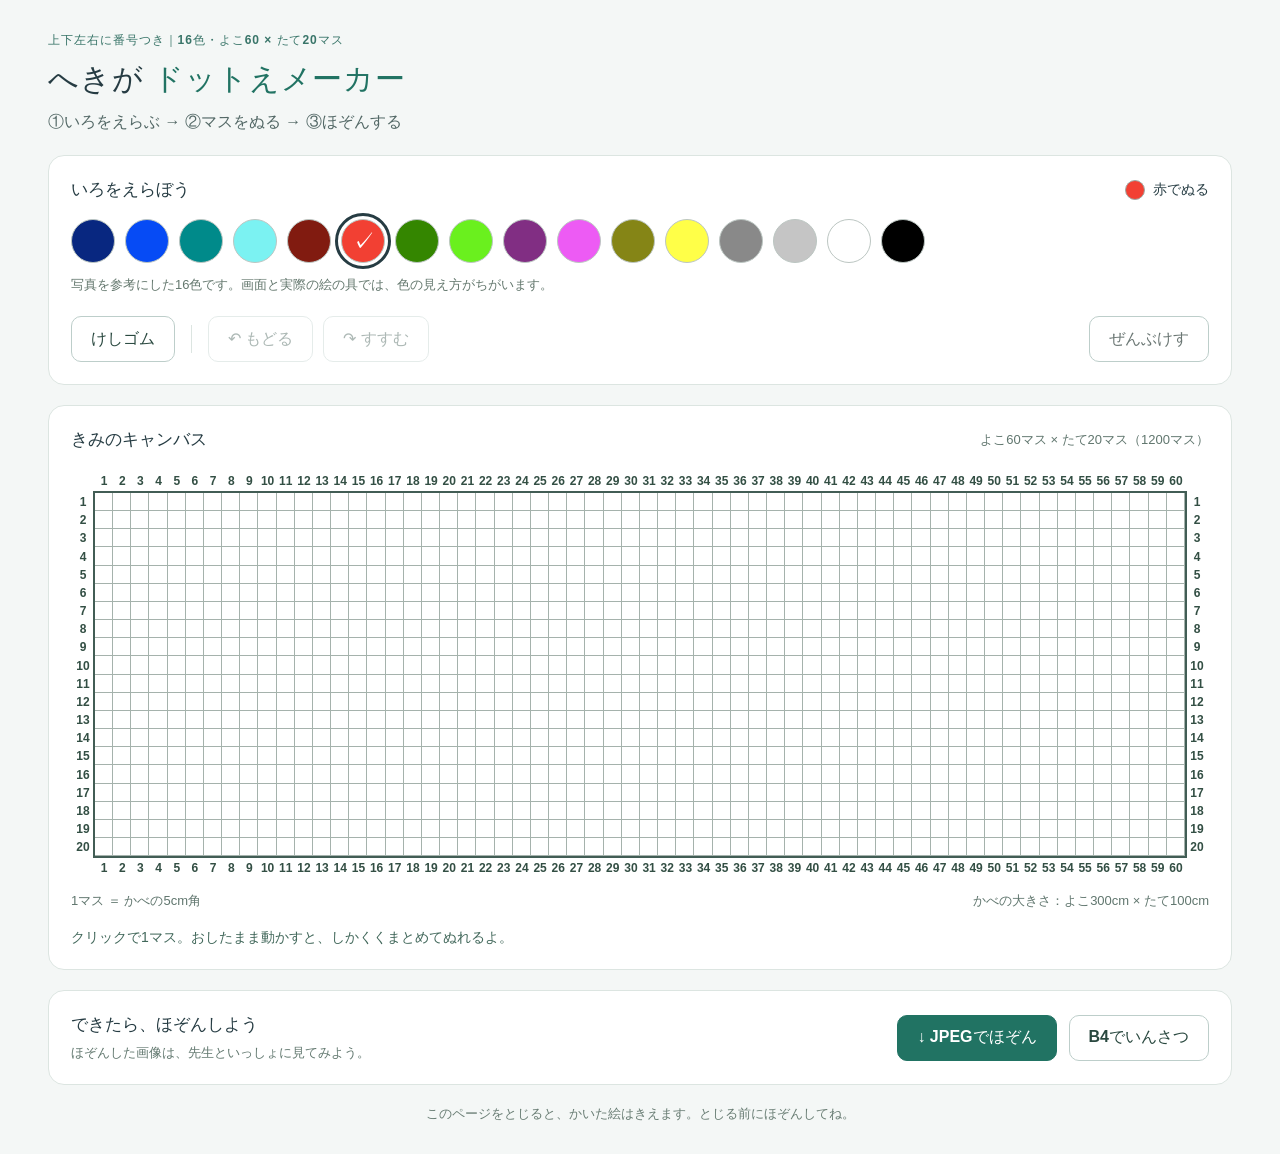
<file: 60x20/index.html>
<!doctype html>
<html lang="ja">
<head>
<meta charset="utf-8"><meta name="viewport" content="width=device-width, initial-scale=1">
<title>へきが ドットえメーカー｜16色・60×20マス</title><style>
:root{font-family:"Noto Sans JP","Hiragino Kaku Gothic ProN",Meiryo,sans-serif;color:#263c43;background:#f4f7f6;font-synthesis:none}*{box-sizing:border-box}body{margin:0}header,main{max-width:1240px;margin:auto;padding:0 28px}header{padding-top:30px;padding-bottom:22px}.badge{font-size:12px;font-weight:700;color:#397569;letter-spacing:.08em}h1{font-size:30px;letter-spacing:.03em;margin:10px 0}h1 span{color:#217363}header p{font-size:16px;margin:12px 0 0;color:#536866}h2{font-size:17px;margin:0}button{font:inherit;font-weight:700;min-height:46px;padding:10px 19px;border:1px solid #bdceca;border-radius:10px;background:white;color:#29483f;cursor:pointer}button:hover:not(:disabled){background:#e9f3ee}button:focus-visible,input:focus-visible{outline:3px solid #235bdf;outline-offset:3px}button:disabled{opacity:.38;cursor:default}.primary{background:#217363;color:white;border-color:#217363}.primary:hover:not(:disabled){background:#185749}.tools,.drawing,.output{background:white;border:1px solid #dce5e1;border-radius:16px;padding:22px;margin-bottom:20px}.palette-heading,.drawing-heading{display:flex;align-items:center;justify-content:space-between;gap:12px;margin-bottom:18px}#mode{font-size:14px;font-weight:700;display:flex;align-items:center;gap:8px}.swatch-dot{width:20px;height:20px;border:1px solid #9daaa5;border-radius:50%;display:inline-block}#palette{display:flex;gap:10px;flex-wrap:wrap}#palette button{width:44px;min-height:44px;padding:0;border-radius:50%;border:1px solid #bcc6c2;position:relative}#palette button[aria-pressed=true]{outline:3px solid #263c43;outline-offset:3px}#palette button[aria-pressed=true]:after{content:'✓';position:absolute;inset:0;display:grid;place-items:center;font-size:23px;color:var(--check)}.toolbar{display:flex;gap:10px;align-items:center;margin-top:22px;flex-wrap:wrap}.separator{height:28px;width:1px;background:#dce5e1;margin:0 6px}#eraser[aria-pressed=true]{background:#e1f0e9;border:2px solid #217363}.quiet{margin-left:auto;color:#6b7774}.drawing-heading span,.caption{font-size:13px;color:#60766e}#grid{display:grid;grid-template-rows:repeat(var(--rows,10),1fr);width:100%;aspect-ratio:3/1;outline:2px solid #425d55;background:#fff;touch-action:none;user-select:none;-webkit-user-select:none;cursor:crosshair}#grid [role=row]{display:grid;grid-template-columns:repeat(var(--cols,30),minmax(0,1fr));min-height:0}#grid [role=gridcell]{min-width:0;min-height:0;box-shadow:inset -1px -1px #a5b2ac}#grid [role=gridcell].preview{outline:2px solid #1b5343;outline-offset:-2px;filter:brightness(.91)}#grid [role=gridcell]:focus-visible{outline:3px solid #235bdf;outline-offset:-3px;z-index:1}.caption{display:flex;justify-content:space-between;gap:10px;margin-top:12px}.hint{font-size:14px;margin:19px 0 0;color:#42685b}.output{display:flex;align-items:center;justify-content:space-between;gap:20px}.output p{font-size:13px;color:#637970;margin:8px 0 0}.output-actions{display:flex;gap:12px;flex-wrap:wrap}.notice{text-align:center;font-size:13px;color:#697d74;margin:20px 0 30px}dialog{border:1px solid #c9d8d0;border-radius:18px;padding:28px;max-width:min(520px,calc(100% - 32px));color:#263c43}dialog::backdrop{background:#142a2470}dialog p,dialog li{line-height:1.8}dialog label{display:block;padding:10px;font-size:18px}input{accent-color:#217363}.small{font-size:13px;color:#64786e}.dialog-actions{display:flex;justify-content:flex-end;gap:12px;margin-top:24px}.sr-only{position:absolute;width:1px;height:1px;overflow:hidden;clip-path:inset(50%)}#print-sheet{display:none}@media(max-width:700px){header,main{padding-left:14px;padding-right:14px}h1{font-size:23px}.tools,.drawing,.output{padding:16px}.output{align-items:flex-start;flex-direction:column}.caption{font-size:11px}.palette-heading{align-items:flex-start;flex-direction:column}.drawing-heading span{font-size:11px}#palette{gap:12px}.quiet{margin-left:0}}
@page{size:364mm 257mm;margin:0}@media print{html,body{margin:0!important;padding:0!important;width:364mm;height:257mm;background:white}body>*{display:none!important}body>#print-sheet{display:flex!important;width:364mm;height:257mm;align-items:center;justify-content:center;break-inside:avoid}#print-image{display:block;width:310mm!important;height:110mm!important;max-width:none;object-fit:fill;print-color-adjust:exact;-webkit-print-color-adjust:exact}}

#numbered-grid{position:relative;padding:24px;user-select:none;-webkit-user-select:none}
.axis{position:absolute;display:grid;min-width:0;min-height:0;color:#334f44;font:600 clamp(6px,1vw,12px)/1 Arial,sans-serif;font-variant-numeric:tabular-nums;pointer-events:none}
.axis span{display:flex;align-items:center;justify-content:center;min-width:0;min-height:0}
.horizontal{left:24px;right:24px;height:24px;grid-template-columns:repeat(60,minmax(0,1fr))}
.vertical{top:24px;bottom:24px;width:24px;grid-template-rows:repeat(20,minmax(0,1fr))}
#axis-top{top:0}#axis-bottom{bottom:0}#axis-left{left:0}#axis-right{right:0}

</style>
</head>
<body>
<header><span class="badge">上下左右に番号つき｜16色・よこ60 × たて20マス</span><h1>へきが <span>ドットえメーカー</span></h1><p>①いろをえらぶ → ②マスをぬる → ③ほぞんする</p></header>
<main>
<section class="tools" aria-label="えをかくどうぐ">
<div class="palette-heading"><h2>いろをえらぼう</h2><div id="mode" role="status" aria-live="polite"></div></div>
<div id="palette" aria-label="写真を参考にした16色のいろパレット"></div>
<p class="small">写真を参考にした16色です。画面と実際の絵の具では、色の見え方がちがいます。</p>
<div class="toolbar"><button id="eraser" aria-pressed="false">けしゴム</button><span class="separator"></span><button id="undo" disabled>↶ もどる</button><button id="redo" disabled>↷ すすむ</button><button id="clear" class="quiet">ぜんぶけす</button></div>
</section>
<section class="drawing" aria-label="さくひん">
<div class="drawing-heading"><h2>きみのキャンバス</h2><span>よこ60マス × たて20マス（1200マス）</span></div>
<div id="numbered-grid">
<div id="axis-top" class="axis horizontal" aria-hidden="true"><span>1</span><span>2</span><span>3</span><span>4</span><span>5</span><span>6</span><span>7</span><span>8</span><span>9</span><span>10</span><span>11</span><span>12</span><span>13</span><span>14</span><span>15</span><span>16</span><span>17</span><span>18</span><span>19</span><span>20</span><span>21</span><span>22</span><span>23</span><span>24</span><span>25</span><span>26</span><span>27</span><span>28</span><span>29</span><span>30</span><span>31</span><span>32</span><span>33</span><span>34</span><span>35</span><span>36</span><span>37</span><span>38</span><span>39</span><span>40</span><span>41</span><span>42</span><span>43</span><span>44</span><span>45</span><span>46</span><span>47</span><span>48</span><span>49</span><span>50</span><span>51</span><span>52</span><span>53</span><span>54</span><span>55</span><span>56</span><span>57</span><span>58</span><span>59</span><span>60</span></div>
<div id="axis-left" class="axis vertical" aria-hidden="true"><span>1</span><span>2</span><span>3</span><span>4</span><span>5</span><span>6</span><span>7</span><span>8</span><span>9</span><span>10</span><span>11</span><span>12</span><span>13</span><span>14</span><span>15</span><span>16</span><span>17</span><span>18</span><span>19</span><span>20</span></div>
<div id="grid" role="grid" aria-label="へきがの下絵、20行60列" aria-rowcount="20" aria-colcount="60"></div>
<div id="axis-right" class="axis vertical" aria-hidden="true"><span>1</span><span>2</span><span>3</span><span>4</span><span>5</span><span>6</span><span>7</span><span>8</span><span>9</span><span>10</span><span>11</span><span>12</span><span>13</span><span>14</span><span>15</span><span>16</span><span>17</span><span>18</span><span>19</span><span>20</span></div>
<div id="axis-bottom" class="axis horizontal" aria-hidden="true"><span>1</span><span>2</span><span>3</span><span>4</span><span>5</span><span>6</span><span>7</span><span>8</span><span>9</span><span>10</span><span>11</span><span>12</span><span>13</span><span>14</span><span>15</span><span>16</span><span>17</span><span>18</span><span>19</span><span>20</span><span>21</span><span>22</span><span>23</span><span>24</span><span>25</span><span>26</span><span>27</span><span>28</span><span>29</span><span>30</span><span>31</span><span>32</span><span>33</span><span>34</span><span>35</span><span>36</span><span>37</span><span>38</span><span>39</span><span>40</span><span>41</span><span>42</span><span>43</span><span>44</span><span>45</span><span>46</span><span>47</span><span>48</span><span>49</span><span>50</span><span>51</span><span>52</span><span>53</span><span>54</span><span>55</span><span>56</span><span>57</span><span>58</span><span>59</span><span>60</span></div>
</div>
<div class="caption"><span>1マス ＝ かべの5cm角</span><span>かべの大きさ：よこ300cm × たて100cm</span></div>
<p class="hint">クリックで1マス。おしたまま動かすと、しかくくまとめてぬれるよ。</p>
</section>
<section class="output"><div><h2>できたら、ほぞんしよう</h2><p>ほぞんした画像は、先生といっしょに見てみよう。</p></div><div class="output-actions"><button id="save" class="primary">↓ JPEGでほぞん</button><button id="print">B4でいんさつ</button></div></section>
<p class="notice">このページをとじると、かいた絵はきえます。とじる前にほぞんしてね。</p>
</main>
<dialog id="save-dialog"><form method="dialog"><h2>JPEGでほぞん</h2><p>ほぞんする画像の方眼線をえらんでね。</p><label><input type="radio" name="lines" value="yes" checked> 方眼線あり</label><label><input type="radio" name="lines" value="no"> 方眼線なし</label><p class="small">よこ3000 × たて1000ピクセルで、作品のまわりの番号もほぞんします。</p><div class="dialog-actions"><button value="cancel">やめる</button><button id="download" type="button" class="primary">ほぞんする</button></div></form></dialog>
<dialog id="print-dialog"><form method="dialog"><h2>B4でいんさつ</h2><p>先生といっしょに、印刷の設定をたしかめよう。</p><ul><li>用紙：日本のB4（364mm × 257mm）</li><li>向き：横向き</li><li>倍率：100％（用紙に合わせない）</li><li>ヘッダーとフッター：なし</li></ul><p>下絵はよこ300mm × たて100mm。<br>1マスは5mm角、かべの1/10の大きさです。番号は下絵の外側に印刷します。</p><p class="small">正しい大きさで印刷するときは、JPEGではなく、このボタンを使ってね。印刷後に定規でもたしかめてください。</p><div class="dialog-actions"><button value="cancel">やめる</button><button id="do-print" type="button" class="primary">いんさつへすすむ</button></div></form></dialog>
<dialog id="clear-dialog"><form method="dialog"><h2>ぜんぶけしてもいい？</h2><p>すべてのマスを白にもどします。</p><div class="dialog-actions"><button value="cancel" autofocus>やめる</button><button id="do-clear" type="button">ぜんぶけす</button></div></form></dialog>
<div id="announcement" class="sr-only" role="status" aria-live="polite"></div>
<div id="print-sheet" aria-hidden="true"><img id="print-image" alt="へきがの下絵"></div>
<script>
'use strict';
// Photograph reference: upper row left-to-right, then lower row left-to-right.
// These are screen approximations, not manufacturer-specified paint values.
window.HEKIGA_CONFIG = {
  cols: 60,
  rows: 20,
  initialColor: 5,
  fileLabel: '_16色_60×20マス',
  colors: [
    ['紺', '#082780'],
    ['青', '#064bf5'],
    ['青緑', '#008a8a'],
    ['水色', '#7bf2f2'],
    ['赤茶色', '#811b10'],
    ['赤', '#f24033'],
    ['緑', '#348600'],
    ['黄緑', '#6af01e'],
    ['紫', '#812e83'],
    ['ピンク', '#ed5bf4'],
    ['オリーブ色', '#858516'],
    ['黄色', '#ffff48'],
    ['灰色', '#898989'],
    ['うすい灰色', '#c5c5c5'],
    ['白', '#ffffff'],
    ['黒', '#000000']
  ]
};

</script>
<script>
'use strict';
const settings=window.HEKIGA_CONFIG || {};
const COLS=settings.cols || 30, ROWS=settings.rows || 10, WHITE='#ffffff';
const colors=settings.colors || [['白','#ffffff'],['黒','#252b32'],['灰色','#8b949e'],['茶色','#885334'],['赤','#e84444'],['オレンジ','#f38b32'],['黄色','#ffdc45'],['クリーム','#fff0a6'],['黄緑','#a7d948'],['緑','#3da55b'],['深緑','#22755c'],['水色','#7dd9ed'],['空色','#42a5e5'],['青','#3669d6'],['紺','#34417e'],['紫','#8a60c7'],['うす紫','#c7abea'],['ピンク','#ef8db6'],['もも色','#ffd1bd'],['ベージュ','#d8ba8d']];
let pixels=Array(COLS*ROWS).fill(WHITE), selected=colors[settings.initialColor ?? 4], erasing=false, history=[], future=[], drag=null;
const $=id=>document.getElementById(id), cells=[];
$('grid').style.setProperty('--rows',ROWS);
$('grid').style.setProperty('--cols',COLS);
// Number labels sit outside the painting area, so hit testing stays on the grid.
for(const [id,count] of [['axis-top',COLS],['axis-bottom',COLS],['axis-left',ROWS],['axis-right',ROWS]]){
 $(id).replaceChildren();
 for(let i=1;i<=count;i++){
  const label=document.createElement('span');label.textContent=i;$(id).append(label);
 }
}

for(let y=0;y<ROWS;y++){
 const row=document.createElement('div');row.setAttribute('role','row');row.setAttribute('aria-rowindex',y+1);
 for(let x=0;x<COLS;x++){
  const cell=document.createElement('div'),i=y*COLS+x;
  cell.setAttribute('role','gridcell');cell.setAttribute('aria-colindex',x+1);cell.dataset.index=i;cell.tabIndex=i===0?0:-1;
  row.append(cell);cells.push(cell);
 }
 $('grid').append(row);
}
colors.forEach(([name,color])=>{
 const b=document.createElement('button');b.style.background=color;b.style.setProperty('--check',(parseInt(color.slice(1,3),16)*299+parseInt(color.slice(3,5),16)*587+parseInt(color.slice(5,7),16)*114)/1000<145?'#fff':'#223b34');b.title=name;b.setAttribute('aria-label',name);b.dataset.color=color;
 b.onclick=()=>{selected=[name,color];erasing=false;updateMode();};$('palette').append(b);
});
function updateMode(){
 $('palette').querySelectorAll('button').forEach(b=>b.setAttribute('aria-pressed',!erasing&&b.dataset.color===selected[1]));
 $('eraser').setAttribute('aria-pressed',erasing);
 $('mode').replaceChildren();const dot=document.createElement('span');dot.className='swatch-dot';dot.style.background=erasing?WHITE:selected[1];$('mode').append(dot,document.createTextNode(erasing?'けしゴムでけす':selected[0]+'でぬる'));
}
function render(){
 pixels.forEach((color,i)=>{cells[i].style.backgroundColor=color;cells[i].classList.remove('preview');cells[i].setAttribute('aria-label',`${Math.floor(i/COLS)+1}行 ${i%COLS+1}列 ${colors.find(c=>c[1]===color)?.[0]||color}`);});
 $('undo').disabled=!history.length;$('redo').disabled=!future.length;
}
function indices(a,b){const x1=Math.min(a%COLS,b%COLS),x2=Math.max(a%COLS,b%COLS),y1=Math.min(Math.floor(a/COLS),Math.floor(b/COLS)),y2=Math.max(Math.floor(a/COLS),Math.floor(b/COLS)),out=[];for(let y=y1;y<=y2;y++)for(let x=x1;x<=x2;x++)out.push(y*COLS+x);return out;}
function commit(next){if(next.every((v,i)=>v===pixels[i]))return;history.push(pixels.slice());future=[];pixels=next;render();}
function preview(){render();indices(drag.start,drag.end).forEach(i=>{cells[i].style.backgroundColor=drag.color;cells[i].classList.add('preview');});}
function hit(e){const r=$('grid').getBoundingClientRect();const x=Math.max(0,Math.min(COLS-1,Math.floor((e.clientX-r.left)/r.width*COLS)));const y=Math.max(0,Math.min(ROWS-1,Math.floor((e.clientY-r.top)/r.height*ROWS)));return y*COLS+x;}
$('grid').addEventListener('pointerdown',e=>{if(e.button!==0||drag)return;e.preventDefault();drag={id:e.pointerId,start:hit(e),end:hit(e),color:erasing?WHITE:selected[1]};$('grid').setPointerCapture(e.pointerId);preview();});
$('grid').addEventListener('pointermove',e=>{if(!drag||drag.id!==e.pointerId)return;e.preventDefault();drag.end=hit(e);preview();});
$('grid').addEventListener('pointerup',e=>{if(!drag||drag.id!==e.pointerId)return;drag.end=hit(e);const next=pixels.slice();indices(drag.start,drag.end).forEach(i=>next[i]=drag.color);drag=null;commit(next);render();if($('grid').hasPointerCapture(e.pointerId))$('grid').releasePointerCapture(e.pointerId);});
function cancel(){if(drag){drag=null;render();}}
$('grid').addEventListener('pointercancel',cancel);$('grid').addEventListener('lostpointercapture',cancel);
document.addEventListener('keydown',e=>{if(e.key==='Escape')cancel();});
$('grid').addEventListener('dragstart',e=>e.preventDefault());
$('grid').addEventListener('keydown',e=>{const i=Number(e.target.dataset.index);if(!Number.isInteger(i))return;const offsets={ArrowLeft:-1,ArrowRight:1,ArrowUp:-COLS,ArrowDown:COLS};if(e.key in offsets){e.preventDefault();const n=Math.max(0,Math.min(pixels.length-1,i+offsets[e.key]));cells[i].tabIndex=-1;cells[n].tabIndex=0;cells[n].focus();}else if(e.key===' '||e.key==='Enter'){e.preventDefault();const next=pixels.slice();next[i]=erasing?WHITE:selected[1];commit(next);}});
$('eraser').onclick=()=>{erasing=true;updateMode();};
$('undo').onclick=()=>{if(!history.length)return;future.push(pixels.slice());pixels=history.pop();render();};
$('redo').onclick=()=>{if(!future.length)return;history.push(pixels.slice());pixels=future.pop();render();};
$('clear').onclick=()=>$('clear-dialog').showModal();$('do-clear').onclick=()=>{commit(Array(COLS*ROWS).fill(WHITE));$('clear-dialog').close();};
function artwork(lines){
 const canvas=document.createElement('canvas');canvas.width=3000;canvas.height=1000;const ctx=canvas.getContext('2d'),cellWidth=canvas.width/COLS,cellHeight=canvas.height/ROWS;ctx.fillStyle=WHITE;ctx.fillRect(0,0,3000,1000);
 pixels.forEach((color,i)=>{ctx.fillStyle=color;ctx.fillRect(i%COLS*cellWidth,Math.floor(i/COLS)*cellHeight,cellWidth,cellHeight);});
 if(lines){ctx.strokeStyle='#65756d';ctx.lineWidth=2;ctx.beginPath();for(let x=1;x<COLS;x++){ctx.moveTo(x*cellWidth,0);ctx.lineTo(x*cellWidth,1000);}for(let y=1;y<ROWS;y++){ctx.moveTo(0,y*cellHeight);ctx.lineTo(3000,y*cellHeight);}ctx.stroke();}
 ctx.strokeStyle='#273e34';ctx.lineWidth=4;ctx.strokeRect(2,2,2996,996);return canvas;
}
// JPEG keeps its 3000×1000 size; print keeps the artwork itself at 300×100 mm.
function numberedArtwork(lines,forPrint=false){
 const canvas=document.createElement('canvas');
 canvas.width=forPrint?3100:3000;canvas.height=forPrint?1100:1000;
 const ctx=canvas.getContext('2d');ctx.fillStyle=WHITE;ctx.fillRect(0,0,canvas.width,canvas.height);
 const width=forPrint?3000:2700,height=width/3;
 const left=(canvas.width-width)/2,top=(canvas.height-height)/2;
 ctx.imageSmoothingEnabled=false;ctx.drawImage(artwork(lines),left,top,width,height);
 ctx.fillStyle='#273e34';ctx.font=`600 ${forPrint?30:26}px Arial, sans-serif`;
 ctx.textAlign='center';ctx.textBaseline='middle';
 for(let x=0;x<COLS;x++){
  const center=left+(x+.5)*width/COLS;
  ctx.fillText(x+1,center,top-25);ctx.fillText(x+1,center,top+height+25);
 }
 for(let y=0;y<ROWS;y++){
  const center=top+(y+.5)*height/ROWS;
  ctx.fillText(y+1,left-25,center);ctx.fillText(y+1,left+width+25,center);
 }
 return canvas;
}
$('save').onclick=()=>$('save-dialog').showModal();
$('download').onclick=()=>{const lines=document.querySelector('input[name=lines]:checked').value==='yes';numberedArtwork(lines).toBlob(blob=>{if(!blob){$('announcement').textContent='ほぞんできませんでした。もういちどためしてね。';return;}const url=URL.createObjectURL(blob),a=document.createElement('a');const now=new Date(),date=`${now.getFullYear()}-${String(now.getMonth()+1).padStart(2,'0')}-${String(now.getDate()).padStart(2,'0')}`;a.href=url;a.download=`へきがの下絵${settings.fileLabel || ''}_${date}_${lines?'方眼あり':'方眼なし'}.jpg`;document.body.append(a);a.click();a.remove();setTimeout(()=>URL.revokeObjectURL(url),30000);$('save-dialog').close();$('announcement').textContent='画像をほぞんしました。';},'image/jpeg',0.96);};
function preparePrint(){$('print-image').src=numberedArtwork(true,true).toDataURL('image/png');}
window.addEventListener('beforeprint',preparePrint);
$('print').onclick=()=>$('print-dialog').showModal();$('do-print').onclick=async()=>{preparePrint();await $('print-image').decode();$('print-dialog').close();window.print();};
updateMode();render();

</script>
</body></html>
</file>
